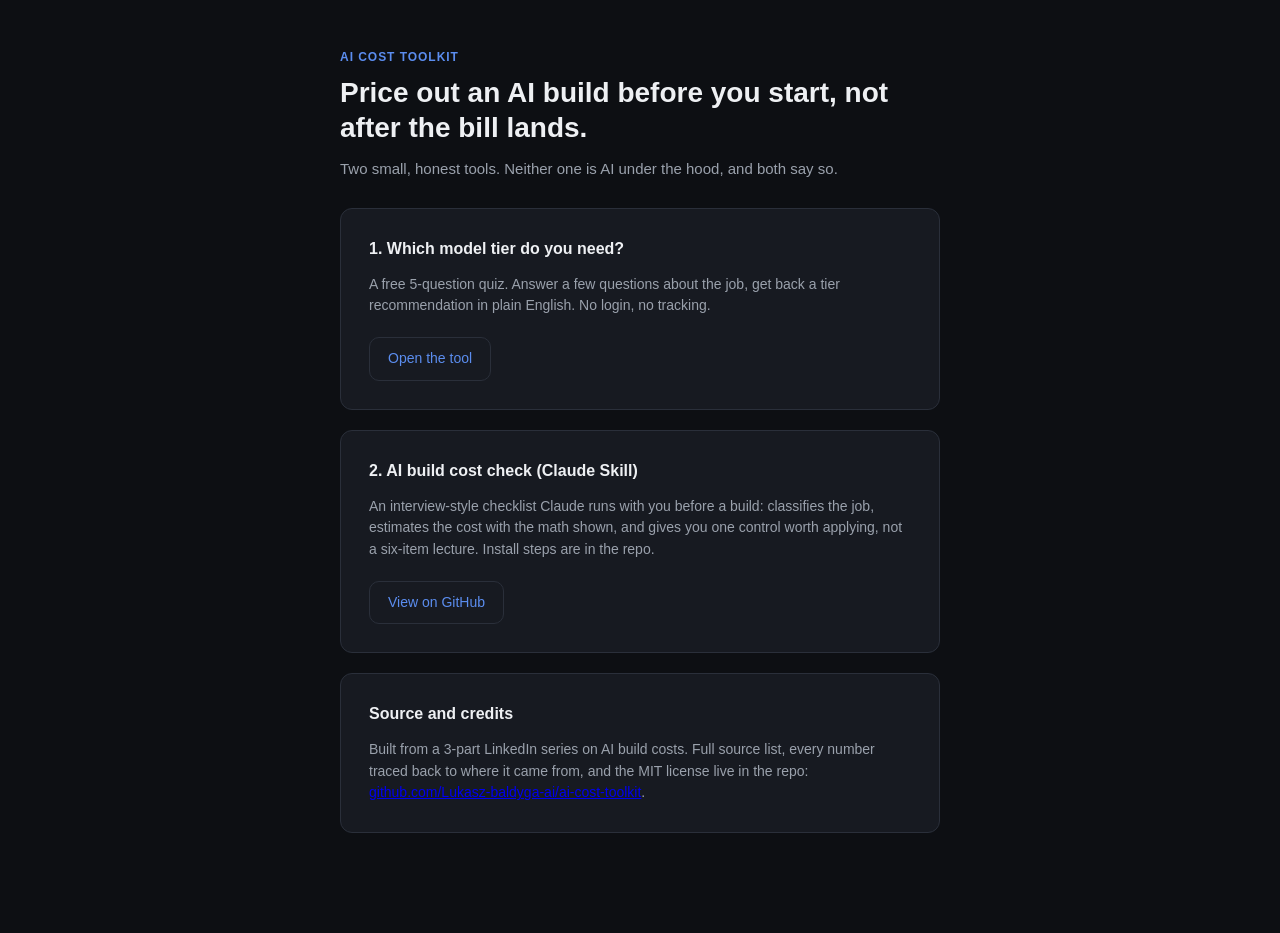
<file: index.html>
<!DOCTYPE html>
<html lang="en">
<head>
<meta charset="UTF-8">
<meta name="viewport" content="width=device-width, initial-scale=1.0">
<title>AI Cost Toolkit</title>
<meta name="description" content="Two small, honest tools for pricing out an AI build before you start: a Claude Skill and a free model-tier picker.">
<link rel="stylesheet" href="model-tier-picker/style.css?v=7">
</head>
<body>
  <main class="wrap">
    <header class="header">
      <p class="eyebrow">AI Cost Toolkit</p>
      <h1>Price out an AI build before you start, not after the bill lands.</h1>
      <p class="sub">Two small, honest tools. Neither one is AI under the hood, and both say so.</p>
    </header>

    <section class="card how">
      <h3>1. Which model tier do you need?</h3>
      <p>A free 5-question quiz. Answer a few questions about the job, get back a tier recommendation in plain English. No login, no tracking.</p>
      <p><a class="btn-secondary" href="model-tier-picker/">Open the tool</a></p>
    </section>

    <section class="card how">
      <h3>2. AI build cost check (Claude Skill)</h3>
      <p>An interview-style checklist Claude runs with you before a build: classifies the job, estimates the cost with the math shown, and gives you one control worth applying, not a six-item lecture. Install steps are in the repo.</p>
      <p><a class="btn-secondary" href="https://github.com/Lukasz-baldyga-ai/ai-cost-toolkit/tree/main/ai-build-cost-check">View on GitHub</a></p>
    </section>

    <section class="card how">
      <h3>Source and credits</h3>
      <p>Built from a 3-part LinkedIn series on AI build costs. Full source list, every number traced back to where it came from, and the MIT license live in the repo: <a href="https://github.com/Lukasz-baldyga-ai/ai-cost-toolkit">github.com/Lukasz-baldyga-ai/ai-cost-toolkit</a>.</p>
    </section>
  </main>
</body>
</html>
</file>
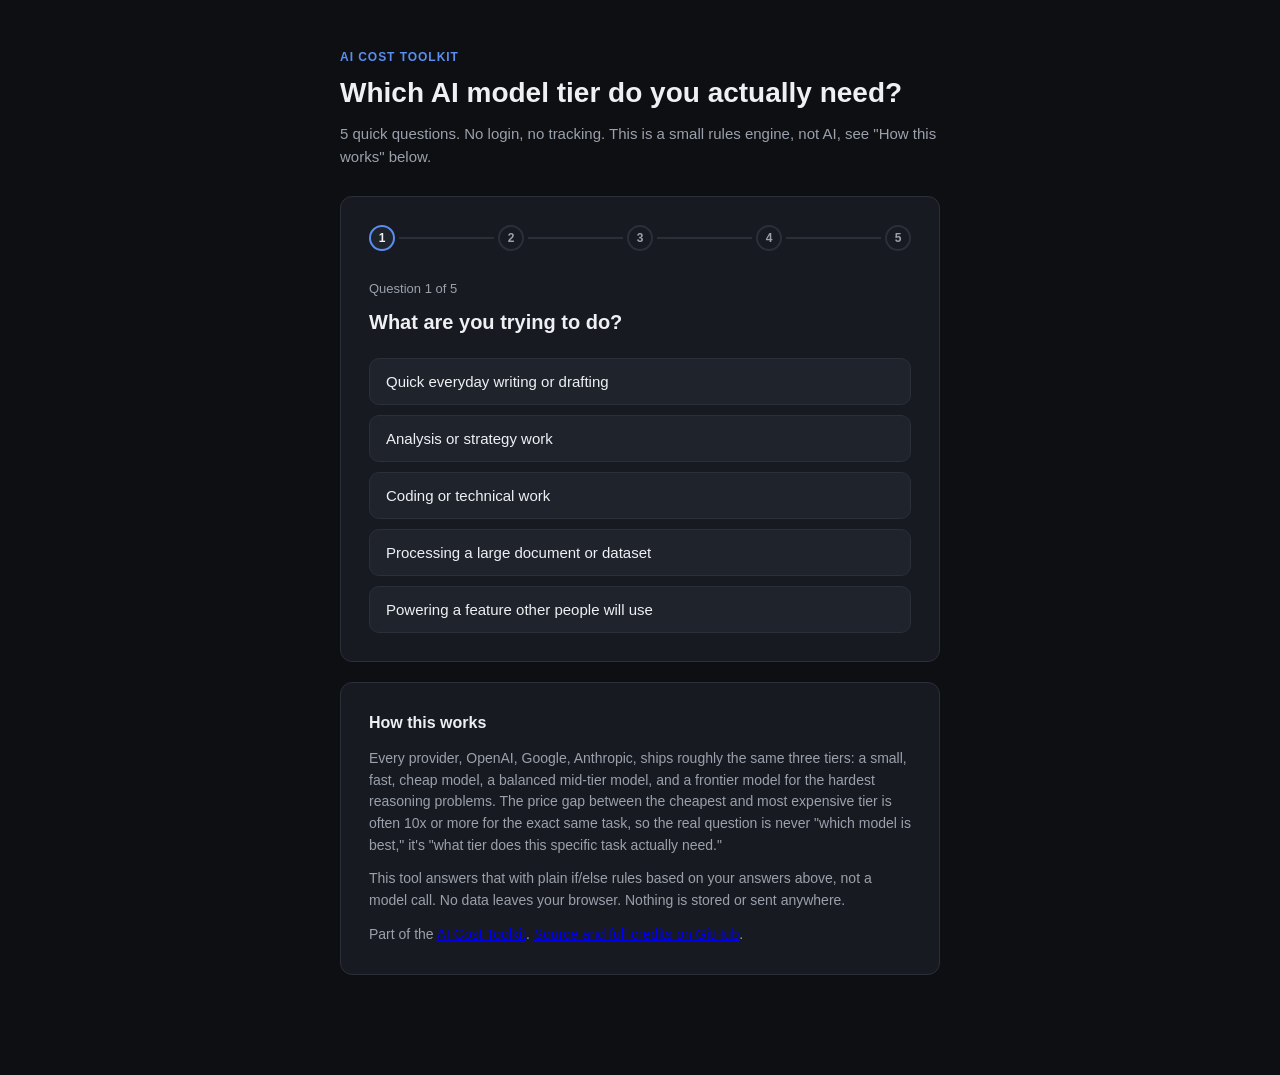
<file: model-tier-picker/index.html>
<!DOCTYPE html>
<html lang="en">
<head>
<meta charset="UTF-8">
<meta name="viewport" content="width=device-width, initial-scale=1.0">
<title>Which AI model tier do I actually need?</title>
<meta name="description" content="A free 5-question tool that recommends which AI model tier, cheap, balanced, or frontier, fits your task. No login, no tracking, not AI under the hood.">
<!-- Bump ?v=N on this and the script tag below whenever style.css or script.js
     change, browsers cache these aggressively and won't refetch otherwise. -->
<link rel="stylesheet" href="style.css?v=7">
</head>
<body>
  <main class="wrap">
    <header class="header">
      <p class="eyebrow">AI Cost Toolkit</p>
      <h1>Which AI model tier do you actually need?</h1>
      <p class="sub">5 quick questions. No login, no tracking. This is a small rules engine, not AI, see "How this works" below.</p>
    </header>

    <section id="quiz" class="card">
      <div class="step-timeline" id="stepTimeline" aria-hidden="true"></div>
      <div id="questions"></div>
    </section>

    <section id="result" class="card result hidden">
      <p class="eyebrow" id="resultTier"></p>
      <h2 id="resultHeadline"></h2>
      <p id="resultWhy"></p>
      <p class="example"><strong>Example task at this tier:</strong> <span id="resultExample"></span></p>
      <div class="models" id="resultModels"></div>
      <p class="note" id="resultLatency"></p>
      <p class="note" id="resultCompliance"></p>
      <button id="restartBtn" class="btn-secondary" type="button">Start over</button>
    </section>

    <section class="card how">
      <h3>How this works</h3>
      <p>Every provider, OpenAI, Google, Anthropic, ships roughly the same three tiers: a small, fast, cheap model, a balanced mid-tier model, and a frontier model for the hardest reasoning problems. The price gap between the cheapest and most expensive tier is often 10x or more for the exact same task, so the real question is never "which model is best," it's "what tier does this specific task actually need."</p>
      <p>This tool answers that with plain if/else rules based on your answers above, not a model call. No data leaves your browser. Nothing is stored or sent anywhere.</p>
      <p class="credit">Part of the <a href="../">AI Cost Toolkit</a>. <a href="https://github.com/Lukasz-baldyga-ai/ai-cost-toolkit">Source and full credits on GitHub</a>.</p>
    </section>
  </main>

  <script src="script.js?v=8"></script>
</body>
</html>
</file>
<file: model-tier-picker/style.css>
:root {
  --bg: #0d0f13;
  --surface: #171a21;
  --surface-2: #1f232c;
  --text: #eef0f3;
  --text-muted: #9aa1ac;
  --accent: #5b8def;
  --border: #2a2f3a;
  --radius: 12px;
}

* { box-sizing: border-box; }

body {
  margin: 0;
  background: var(--bg);
  color: var(--text);
  font-family: -apple-system, BlinkMacSystemFont, "Segoe UI", Roboto, Helvetica, Arial, sans-serif;
  line-height: 1.55;
}

.wrap {
  max-width: 640px;
  margin: 0 auto;
  padding: 48px 20px 80px;
}

.header { margin-bottom: 28px; }

.eyebrow {
  text-transform: uppercase;
  letter-spacing: 0.08em;
  font-size: 12px;
  font-weight: 600;
  color: var(--accent);
  margin: 0 0 8px;
}

h1 {
  font-size: 28px;
  line-height: 1.25;
  margin: 0 0 12px;
}

.sub {
  color: var(--text-muted);
  font-size: 15px;
  margin: 0;
}

.card {
  background: var(--surface);
  border: 1px solid var(--border);
  border-radius: var(--radius);
  padding: 28px;
  margin-bottom: 20px;
}

.step-timeline {
  display: flex;
  align-items: center;
  margin-bottom: 28px;
}

.step-node {
  flex-shrink: 0;
  width: 26px;
  height: 26px;
  border-radius: 50%;
  display: flex;
  align-items: center;
  justify-content: center;
  font-size: 12px;
  font-weight: 600;
  border: 2px solid var(--border);
  color: var(--text-muted);
  background: var(--surface);
  transition: border-color 0.2s ease, background 0.2s ease, color 0.2s ease;
}

.step-node.current {
  border-color: var(--accent);
  color: var(--text);
  background: var(--surface-2);
}

.step-node.done {
  border-color: var(--accent);
  background: var(--accent);
  color: #ffffff;
}

.step-line {
  flex: 1;
  height: 2px;
  background: var(--border);
  margin: 0 4px;
  transition: background 0.2s ease;
}

.step-line.done {
  background: var(--accent);
}

.step-count {
  color: var(--text-muted);
  font-size: 13px;
  margin: 0 0 8px;
}

#questions h2 {
  font-size: 20px;
  margin: 0 0 20px;
}

.options {
  display: flex;
  flex-direction: column;
  gap: 10px;
}

.option {
  text-align: left;
  background: var(--surface-2);
  color: var(--text);
  border: 1px solid var(--border);
  border-radius: 10px;
  padding: 14px 16px;
  font-size: 15px;
  cursor: pointer;
  transition: border-color 0.15s ease, background 0.15s ease;
}

.option:hover,
.option:focus-visible {
  border-color: var(--accent);
  background: #232838;
  outline: none;
}

.result .eyebrow { margin-bottom: 4px; }

.result h2 {
  font-size: 24px;
  margin: 0 0 14px;
}

.result p { margin: 0 0 14px; }

.result .example {
  background: var(--surface-2);
  border-radius: 10px;
  padding: 14px 16px;
  font-size: 14px;
}

.models {
  border: 1px solid var(--border);
  border-radius: 10px;
  padding: 14px 16px;
  margin: 0 0 14px;
}

.models-label {
  margin: 0 0 8px;
  font-size: 12px;
  text-transform: uppercase;
  letter-spacing: 0.06em;
  color: var(--text-muted);
}

.models-grid {
  display: grid;
  grid-template-columns: repeat(3, 1fr);
  gap: 10px;
  margin: 0 0 10px;
}

.provider-card {
  background: var(--surface-2);
  border: 1px solid var(--border);
  border-top: 3px solid var(--border);
  border-radius: 8px;
  padding: 12px;
}

.provider-name {
  margin: 0 0 4px;
  font-size: 11px;
  text-transform: uppercase;
  letter-spacing: 0.06em;
  color: var(--text-muted);
}

.provider-model {
  margin: 0 0 6px;
  font-size: 14px;
  font-weight: 600;
  color: var(--text);
  line-height: 1.3;
}

.provider-note {
  margin: 0 0 8px;
  font-size: 12px;
  color: var(--text-muted);
  font-style: italic;
  line-height: 1.4;
}

.provider-link {
  display: inline-block;
  font-size: 12px;
  color: var(--accent);
  text-decoration: none;
}

.provider-link:hover {
  text-decoration: underline;
}

@media (max-width: 560px) {
  .models-grid {
    grid-template-columns: 1fr;
  }
}

.models-caveat {
  margin: 0;
  font-size: 12px;
  color: var(--text-muted);
}

.note {
  color: var(--text-muted);
  font-size: 13px;
}

.note:empty { display: none; }

.btn-secondary {
  display: inline-block;
  margin-top: 8px;
  background: transparent;
  color: var(--accent);
  border: 1px solid var(--border);
  border-radius: 10px;
  padding: 10px 18px;
  font-size: 14px;
  text-decoration: none;
  cursor: pointer;
}

.btn-secondary:hover { border-color: var(--accent); }

#restartBtn {
  display: block;
  width: 100%;
  margin-top: 20px;
  background: var(--accent);
  border-color: var(--accent);
  color: #ffffff;
  font-weight: 600;
  padding: 14px 20px;
  font-size: 15px;
  text-align: center;
}

#restartBtn:hover {
  background: #4a78d6;
  border-color: #4a78d6;
}

.how h3 {
  margin: 0 0 12px;
  font-size: 16px;
}

.how p {
  color: var(--text-muted);
  font-size: 14px;
  margin: 0 0 12px;
}

.how p:last-child { margin-bottom: 0; }

.credit { font-size: 13px; }

.hidden { display: none !important; }

@media (max-width: 480px) {
  .wrap { padding: 32px 16px 60px; }
  h1 { font-size: 24px; }
}
</file>
